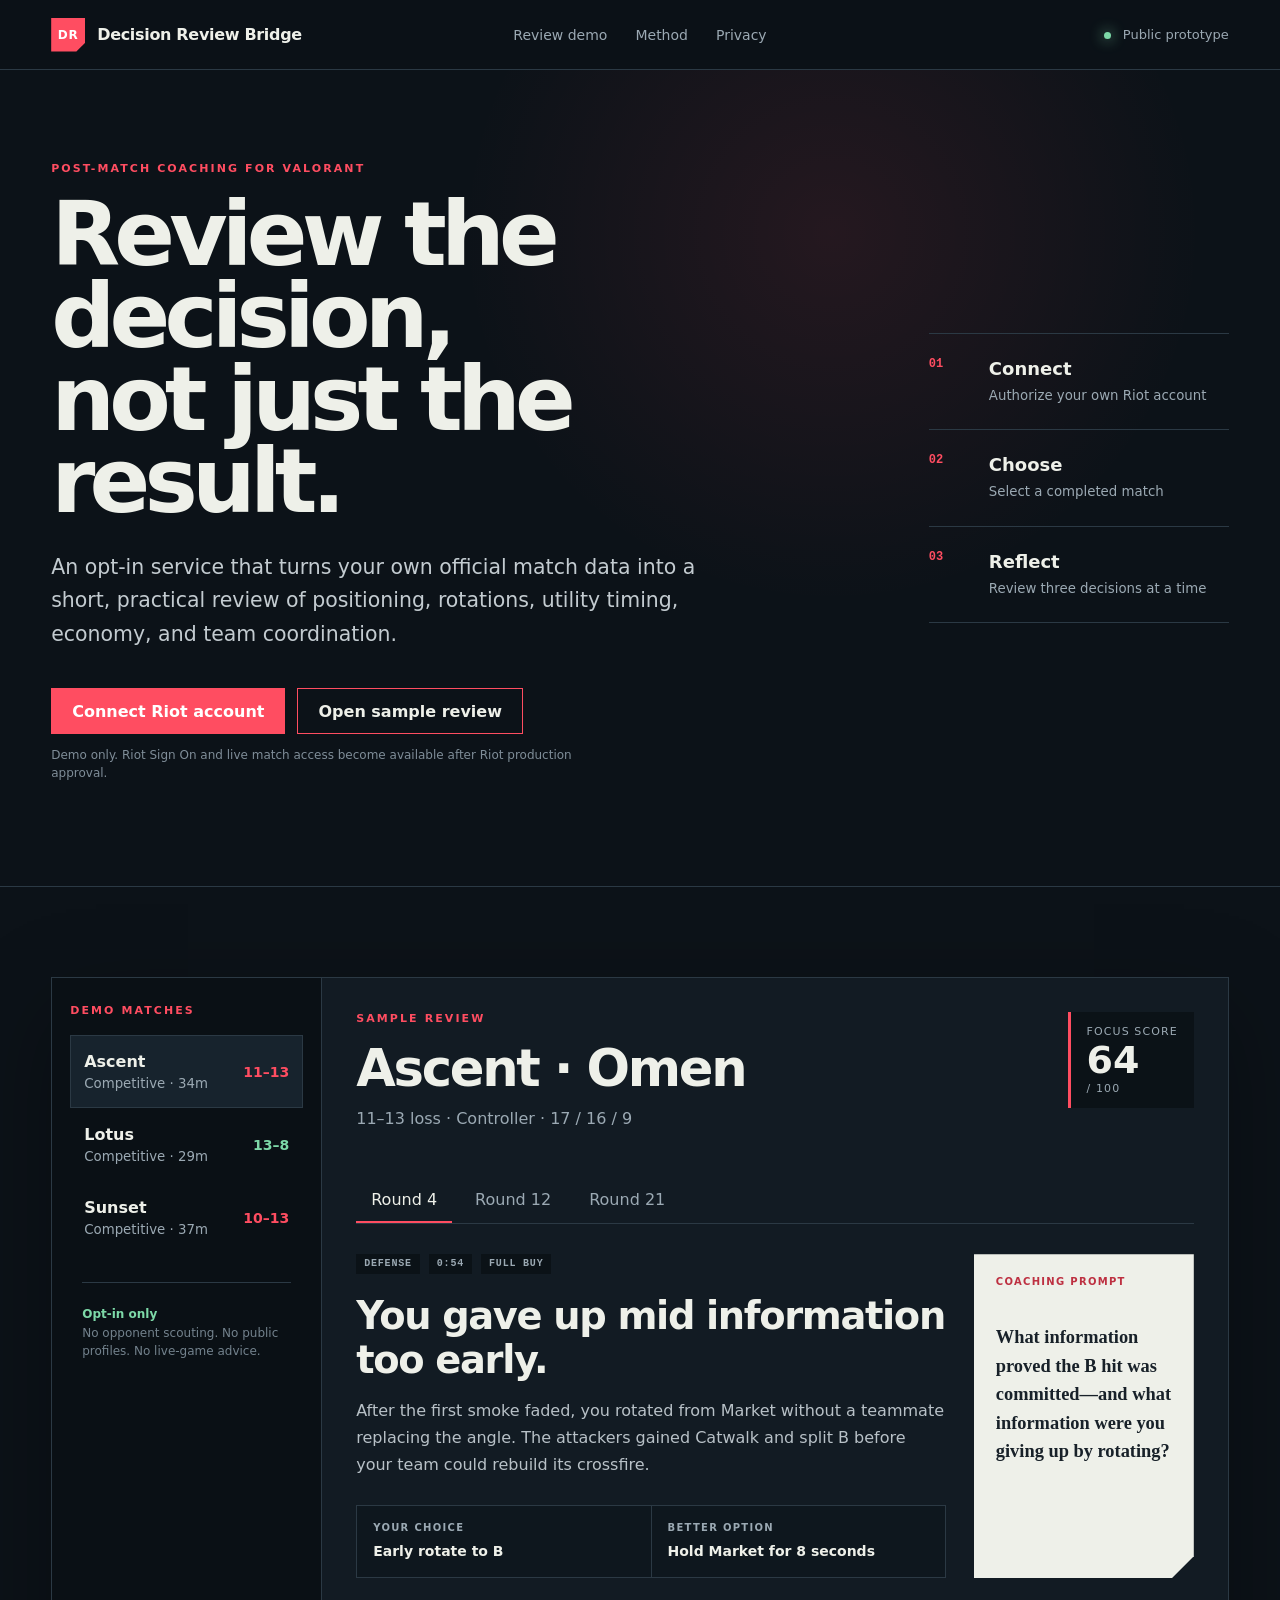
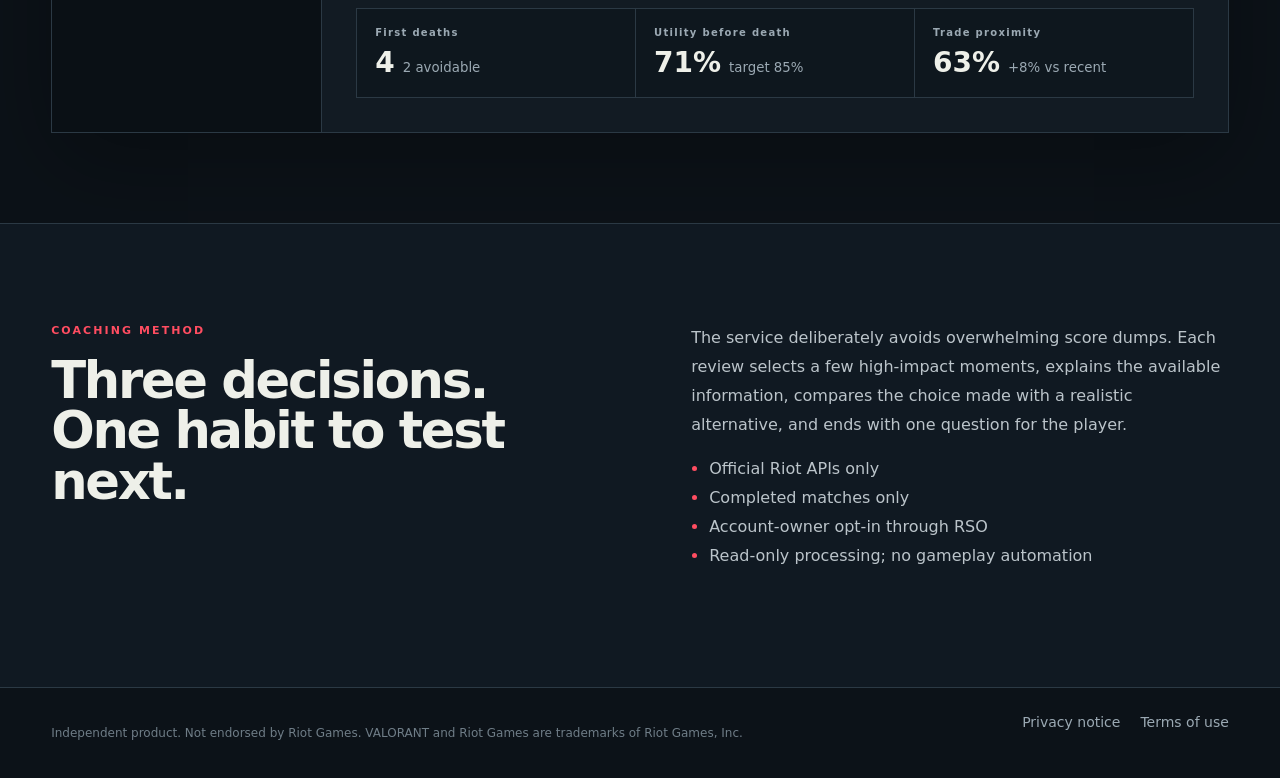
<file: index.html>
<!doctype html>
<html lang="en">
  <head>
    <meta charset="utf-8">
    <meta name="viewport" content="width=device-width, initial-scale=1">
    <meta http-equiv="Content-Security-Policy" content="default-src 'none'; script-src 'self'; style-src 'self'; img-src 'self' data:; font-src 'self'; connect-src 'none'; object-src 'none'; base-uri 'none'; form-action 'none'">
    <meta name="referrer" content="no-referrer">
    <title>Decision Review Bridge — VALORANT post-match coaching</title>
    <meta name="description" content="An opt-in, read-only VALORANT coaching service focused on post-match decisions, positioning, utility, and economy.">
    <link rel="stylesheet" href="styles.css">
    <script src="app.js" defer></script>
  </head>
  <body>
    <header class="topbar">
      <a class="brand" href="#top" aria-label="Decision Review Bridge home">
        <span class="brand-mark" aria-hidden="true">DR</span>
        <span>Decision Review Bridge</span>
      </a>
      <nav aria-label="Primary navigation">
        <a href="#review">Review demo</a>
        <a href="#method">Method</a>
        <a href="privacy.html">Privacy</a>
      </nav>
      <span class="status"><span aria-hidden="true"></span> Public prototype</span>
    </header>

    <main id="top">
      <section class="intro" aria-labelledby="intro-title">
        <div>
          <p class="eyebrow">POST-MATCH COACHING FOR VALORANT</p>
          <h1 id="intro-title">Review the decision,<br>not just the result.</h1>
          <p class="lede">An opt-in service that turns your own official match data into a short, practical review of positioning, rotations, utility timing, economy, and team coordination.</p>
          <div class="actions">
            <button class="primary" id="connect-button" type="button">Connect Riot account</button>
            <a class="secondary" href="#review">Open sample review</a>
          </div>
          <p class="fine-print">Demo only. Riot Sign On and live match access become available after Riot production approval.</p>
        </div>
        <ol class="flow" aria-label="Product flow">
          <li><span>01</span><div><strong>Connect</strong><small>Authorize your own Riot account</small></div></li>
          <li><span>02</span><div><strong>Choose</strong><small>Select a completed match</small></div></li>
          <li><span>03</span><div><strong>Reflect</strong><small>Review three decisions at a time</small></div></li>
        </ol>
      </section>

      <section class="review-shell" id="review" aria-labelledby="review-title">
        <aside class="match-list" aria-label="Sample matches">
          <div class="section-label">DEMO MATCHES</div>
          <button class="match active" type="button" data-match="ascent"><span><strong>Ascent</strong><small>Competitive · 34m</small></span><b class="loss">11–13</b></button>
          <button class="match" type="button" data-match="lotus"><span><strong>Lotus</strong><small>Competitive · 29m</small></span><b class="win">13–8</b></button>
          <button class="match" type="button" data-match="sunset"><span><strong>Sunset</strong><small>Competitive · 37m</small></span><b class="loss">10–13</b></button>
          <div class="privacy-note"><strong>Opt-in only</strong><br>No opponent scouting. No public profiles. No live-game advice.</div>
        </aside>

        <article class="review-panel">
          <header class="review-header">
            <div><p class="eyebrow">SAMPLE REVIEW</p><h2 id="review-title"><span id="map-name">Ascent</span> · Omen</h2><p id="match-summary">11–13 loss · Controller · 17 / 16 / 9</p></div>
            <div class="score-card"><span>Focus score</span><strong id="focus-score">64</strong><small>/ 100</small></div>
          </header>

          <div class="round-tabs" role="tablist" aria-label="Decision moments">
            <button class="round-tab active" role="tab" aria-selected="true" data-round="0">Round 4</button>
            <button class="round-tab" role="tab" aria-selected="false" data-round="1">Round 12</button>
            <button class="round-tab" role="tab" aria-selected="false" data-round="2">Round 21</button>
          </div>

          <div class="decision-grid">
            <section class="decision-main" aria-live="polite">
              <div class="moment-meta"><span id="round-side">DEFENSE</span><span id="round-clock">0:54</span><span id="round-economy">FULL BUY</span></div>
              <h3 id="decision-title">You gave up mid information too early.</h3>
              <p id="decision-detail">After the first smoke faded, you rotated from Market without a teammate replacing the angle. The attackers gained Catwalk and split B before your team could rebuild its crossfire.</p>
              <div class="choice-row">
                <div><span>YOUR CHOICE</span><strong id="your-choice">Early rotate to B</strong></div>
                <div><span>BETTER OPTION</span><strong id="better-choice">Hold Market for 8 seconds</strong></div>
              </div>
            </section>
            <aside class="coach-note"><span>COACHING PROMPT</span><p id="coach-prompt">What information proved the B hit was committed—and what information were you giving up by rotating?</p></aside>
          </div>

          <div class="metrics" aria-label="Sample match metrics">
            <div><span>First deaths</span><strong id="metric-one">4</strong><small>2 avoidable</small></div>
            <div><span>Utility before death</span><strong id="metric-two">71%</strong><small>target 85%</small></div>
            <div><span>Trade proximity</span><strong id="metric-three">63%</strong><small>+8% vs recent</small></div>
          </div>
        </article>
      </section>

      <section class="method" id="method" aria-labelledby="method-title">
        <div><p class="eyebrow">COACHING METHOD</p><h2 id="method-title">Three decisions.<br>One habit to test next.</h2></div>
        <div class="method-copy">
          <p>The service deliberately avoids overwhelming score dumps. Each review selects a few high-impact moments, explains the available information, compares the choice made with a realistic alternative, and ends with one question for the player.</p>
          <ul><li>Official Riot APIs only</li><li>Completed matches only</li><li>Account-owner opt-in through RSO</li><li>Read-only processing; no gameplay automation</li></ul>
        </div>
      </section>
    </main>

    <footer>
      <p>Independent product. Not endorsed by Riot Games. VALORANT and Riot Games are trademarks of Riot Games, Inc.</p>
      <div><a href="privacy.html">Privacy notice</a><a href="terms.html">Terms of use</a></div>
    </footer>

    <dialog id="rso-dialog">
      <button class="dialog-close" id="dialog-close" aria-label="Close" type="button">×</button>
      <p class="eyebrow">RSO DEMO STATE</p>
      <h2>Account connection is pending Riot approval.</h2>
      <p>In production, this button redirects to Riot Sign On. The player authorizes access on Riot's page, then returns here to choose one of their own completed matches.</p>
      <button class="primary" id="dialog-review" type="button">Continue with sample data</button>
    </dialog>
  </body>
</html>
</file>
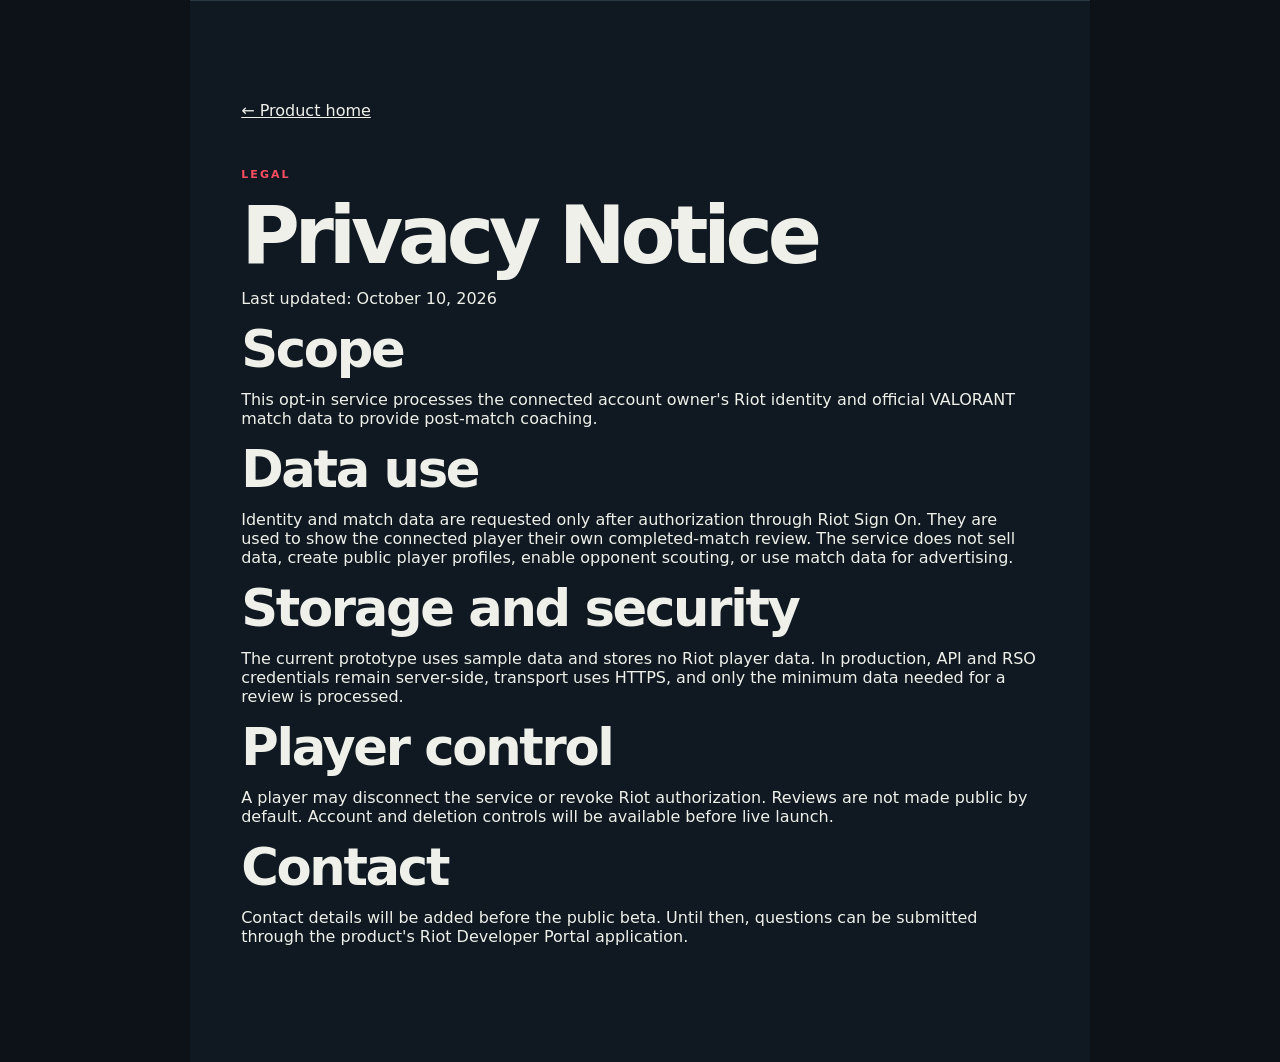
<file: privacy.html>
<!doctype html>
<html lang="en">
  <head>
    <meta charset="utf-8">
    <meta name="viewport" content="width=device-width,initial-scale=1">
    <meta http-equiv="Content-Security-Policy" content="default-src 'none'; style-src 'self'; img-src 'self' data:; font-src 'self'; connect-src 'none'; object-src 'none'; base-uri 'none'; form-action 'none'">
    <meta name="referrer" content="no-referrer">
    <title>Privacy Notice — Decision Review Bridge</title>
    <link rel="stylesheet" href="styles.css">
  </head>
  <body>
    <main class="method legal">
      <a href="index.html">← Product home</a>
      <p class="eyebrow">LEGAL</p>
      <h1>Privacy Notice</h1>
      <p>Last updated: October 10, 2026</p>
      <h2>Scope</h2>
      <p>This opt-in service processes the connected account owner's Riot identity and official VALORANT match data to provide post-match coaching.</p>
      <h2>Data use</h2>
      <p>Identity and match data are requested only after authorization through Riot Sign On. They are used to show the connected player their own completed-match review. The service does not sell data, create public player profiles, enable opponent scouting, or use match data for advertising.</p>
      <h2>Storage and security</h2>
      <p>The current prototype uses sample data and stores no Riot player data. In production, API and RSO credentials remain server-side, transport uses HTTPS, and only the minimum data needed for a review is processed.</p>
      <h2>Player control</h2>
      <p>A player may disconnect the service or revoke Riot authorization. Reviews are not made public by default. Account and deletion controls will be available before live launch.</p>
      <h2>Contact</h2>
      <p>Contact details will be added before the public beta. Until then, questions can be submitted through the product's Riot Developer Portal application.</p>
    </main>
  </body>
</html>
</file>
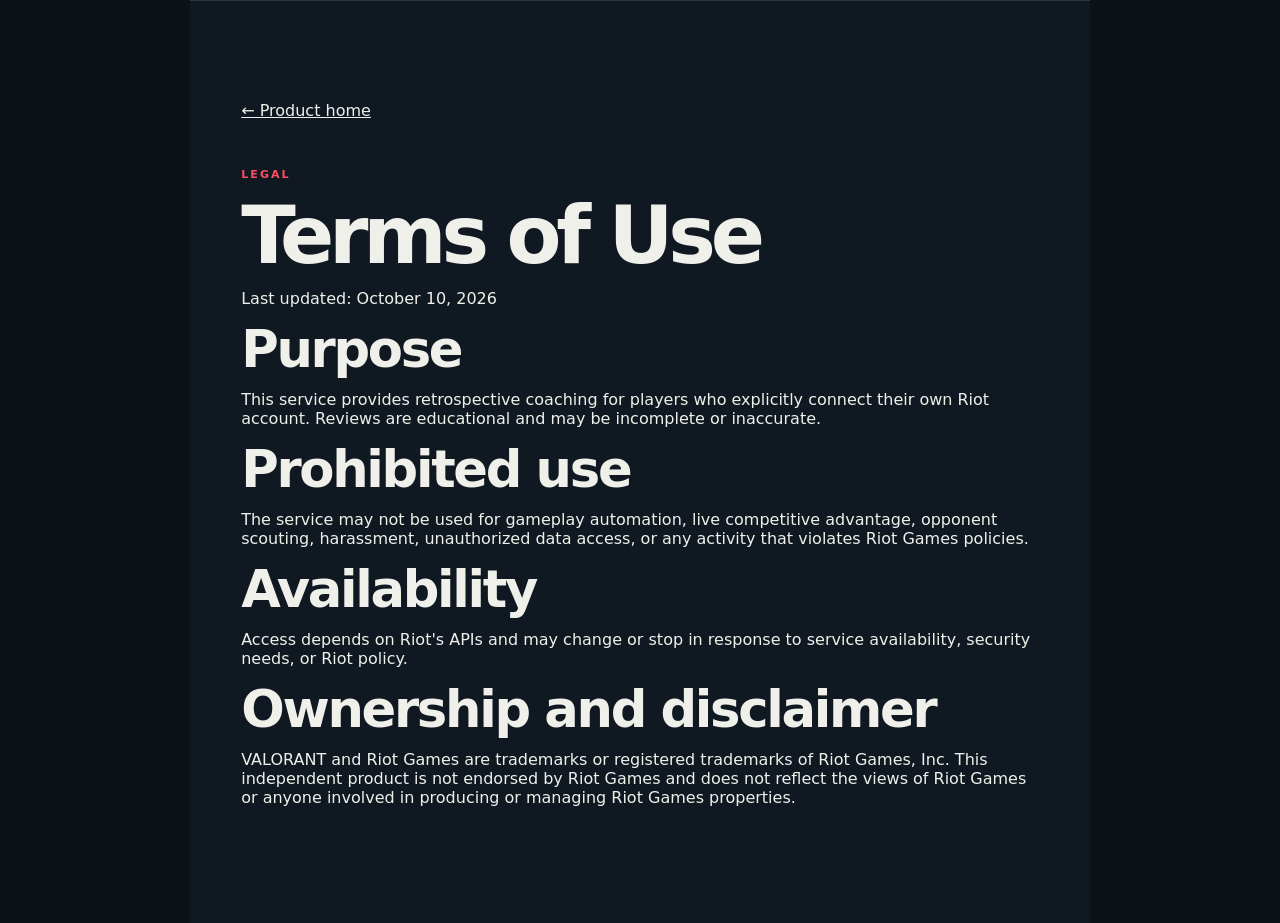
<file: terms.html>
<!doctype html>
<html lang="en">
  <head>
    <meta charset="utf-8">
    <meta name="viewport" content="width=device-width,initial-scale=1">
    <meta http-equiv="Content-Security-Policy" content="default-src 'none'; style-src 'self'; img-src 'self' data:; font-src 'self'; connect-src 'none'; object-src 'none'; base-uri 'none'; form-action 'none'">
    <meta name="referrer" content="no-referrer">
    <title>Terms of Use — Decision Review Bridge</title>
    <link rel="stylesheet" href="styles.css">
  </head>
  <body>
    <main class="method legal">
      <a href="index.html">← Product home</a>
      <p class="eyebrow">LEGAL</p>
      <h1>Terms of Use</h1>
      <p>Last updated: October 10, 2026</p>
      <h2>Purpose</h2>
      <p>This service provides retrospective coaching for players who explicitly connect their own Riot account. Reviews are educational and may be incomplete or inaccurate.</p>
      <h2>Prohibited use</h2>
      <p>The service may not be used for gameplay automation, live competitive advantage, opponent scouting, harassment, unauthorized data access, or any activity that violates Riot Games policies.</p>
      <h2>Availability</h2>
      <p>Access depends on Riot's APIs and may change or stop in response to service availability, security needs, or Riot policy.</p>
      <h2>Ownership and disclaimer</h2>
      <p>VALORANT and Riot Games are trademarks or registered trademarks of Riot Games, Inc. This independent product is not endorsed by Riot Games and does not reflect the views of Riot Games or anyone involved in producing or managing Riot Games properties.</p>
    </main>
  </body>
</html>
</file>
<file: styles.css>
:root { color-scheme: dark; --ink:#0c1218; --panel:#121b23; --panel-2:#17232d; --line:#2b3944; --paper:#eef0e9; --muted:#9ba9b3; --signal:#ff4d61; --good:#7dd9a8; font-family:Inter,ui-sans-serif,system-ui,-apple-system,BlinkMacSystemFont,"Segoe UI",sans-serif; }
* { box-sizing:border-box; }
html { scroll-behavior:smooth; }
body { margin:0; background:var(--ink); color:var(--paper); }
button,a { font:inherit; }
a,button { color:inherit; }
.topbar { position:sticky; top:0; z-index:10; min-height:70px; padding:0 4vw; display:grid; grid-template-columns:1fr auto 1fr; align-items:center; gap:24px; border-bottom:1px solid var(--line); background:rgba(12,18,24,.94); backdrop-filter:blur(16px); }
.brand { display:flex; align-items:center; gap:12px; text-decoration:none; font-weight:800; letter-spacing:-.02em; }
.brand-mark { display:grid; place-items:center; width:34px; height:34px; background:var(--signal); color:white; font-size:12px; letter-spacing:.08em; clip-path:polygon(0 0,100% 0,100% 74%,74% 100%,0 100%); }
nav { display:flex; gap:28px; }
nav a,footer a { color:var(--muted); text-decoration:none; font-size:14px; }
nav a:hover,footer a:hover { color:var(--paper); }
.status { justify-self:end; color:var(--muted); font-size:13px; }
.status span { display:inline-block; width:7px; height:7px; margin-right:8px; border-radius:50%; background:var(--good); box-shadow:0 0 14px var(--good); }
main { overflow:hidden; }
.intro { min-height:620px; padding:92px max(4vw,24px); display:grid; grid-template-columns:minmax(0,1.45fr) minmax(300px,.55fr); gap:8vw; align-items:center; border-bottom:1px solid var(--line); background:radial-gradient(circle at 65% 20%,rgba(255,77,97,.10),transparent 35%); }
.eyebrow,.section-label { margin:0 0 18px; color:var(--signal); font-size:11px; font-weight:850; letter-spacing:.19em; }
h1 { max-width:900px; margin:0; font-size:clamp(3rem,7vw,7rem); line-height:.92; letter-spacing:-.065em; }
.lede { max-width:690px; margin:28px 0 0; color:#c3cbd0; font-size:clamp(1rem,1.8vw,1.28rem); line-height:1.65; }
.actions { display:flex; gap:12px; margin-top:36px; }
.primary,.secondary { min-height:46px; padding:0 20px; display:inline-flex; align-items:center; justify-content:center; border:1px solid var(--signal); text-decoration:none; font-weight:800; cursor:pointer; }
.primary { background:var(--signal); color:white; }
.primary:hover { background:#ff6575; }
.secondary { color:var(--paper); background:transparent; }
.secondary:hover { background:rgba(255,255,255,.05); }
.fine-print { max-width:560px; color:#7f8d98; font-size:12px; line-height:1.5; }
.flow { margin:0; padding:0; list-style:none; border-top:1px solid var(--line); }
.flow li { padding:24px 0; display:grid; grid-template-columns:42px 1fr; gap:18px; border-bottom:1px solid var(--line); }
.flow li>span { color:var(--signal); font:800 12px/1 monospace; }
.flow strong,.flow small { display:block; }
.flow strong { margin-bottom:7px; font-size:18px; }
.flow small { color:var(--muted); line-height:1.45; }
.review-shell { width:min(1180px,92vw); margin:90px auto; display:grid; grid-template-columns:270px minmax(0,1fr); border:1px solid var(--line); box-shadow:0 30px 90px rgba(0,0,0,.28); }
.match-list { padding:26px 18px; background:#0a1015; border-right:1px solid var(--line); }
.match { width:100%; padding:16px 13px; display:flex; justify-content:space-between; align-items:center; gap:10px; border:1px solid transparent; background:transparent; text-align:left; cursor:pointer; }
.match:hover { background:rgba(255,255,255,.03); }
.match.active { border-color:var(--line); background:var(--panel-2); }
.match strong,.match small { display:block; }
.match small { margin-top:5px; color:var(--muted); }
.match b { font-size:14px; }
.loss { color:var(--signal); }
.win { color:var(--good); }
.privacy-note { margin:28px 12px 0; padding-top:22px; border-top:1px solid var(--line); color:#73828d; font-size:12px; line-height:1.55; }
.privacy-note strong { color:var(--good); }
.review-panel { min-width:0; padding:34px; background:var(--panel); }
.review-header { display:flex; justify-content:space-between; gap:24px; align-items:start; }
.review-header h2,.method h2 { margin:0; font-size:clamp(2rem,4vw,4.2rem); line-height:.98; letter-spacing:-.045em; }
.review-header>div>p:last-child { color:var(--muted); }
.score-card { min-width:126px; padding:13px 16px; border-left:3px solid var(--signal); background:#0b1217; }
.score-card span,.score-card small { display:block; color:var(--muted); font-size:11px; text-transform:uppercase; letter-spacing:.1em; }
.score-card strong { font-size:38px; }
.round-tabs { margin-top:34px; display:flex; gap:8px; border-bottom:1px solid var(--line); }
.round-tab { padding:12px 15px; border:0; border-bottom:2px solid transparent; background:transparent; color:var(--muted); cursor:pointer; }
.round-tab.active { color:var(--paper); border-bottom-color:var(--signal); }
.decision-grid { padding:30px 0; display:grid; grid-template-columns:minmax(0,1.5fr) minmax(220px,.5fr); gap:28px; }
.moment-meta { display:flex; flex-wrap:wrap; gap:9px; }
.moment-meta span { padding:5px 8px; background:#0b1217; color:var(--muted); font:750 10px/1 monospace; letter-spacing:.08em; }
.decision-main h3 { max-width:660px; margin:20px 0 12px; font-size:clamp(1.5rem,3vw,2.45rem); line-height:1.13; letter-spacing:-.035em; }
.decision-main>p { max-width:720px; color:#b8c1c7; line-height:1.7; }
.choice-row { margin-top:26px; display:grid; grid-template-columns:1fr 1fr; gap:1px; background:var(--line); border:1px solid var(--line); }
.choice-row div { padding:16px; background:#0e171e; }
.choice-row span,.coach-note>span,.metrics span { display:block; margin-bottom:8px; color:var(--muted); font-size:10px; font-weight:800; letter-spacing:.13em; }
.choice-row strong { font-size:14px; line-height:1.4; }
.coach-note { padding:22px; background:var(--paper); color:#182129; clip-path:polygon(0 0,100% 0,100% calc(100% - 22px),calc(100% - 22px) 100%,0 100%); }
.coach-note>span { color:#bd3041; }
.coach-note p { margin:36px 0 0; font:750 1.15rem/1.55 Georgia,serif; }
.metrics { display:grid; grid-template-columns:repeat(3,1fr); gap:1px; background:var(--line); border:1px solid var(--line); }
.metrics div { padding:18px; background:#0e171e; }
.metrics strong { font-size:28px; }
.metrics small { margin-left:8px; color:var(--muted); }
.method { padding:100px max(4vw,24px); display:grid; grid-template-columns:1fr 1fr; gap:8vw; border-top:1px solid var(--line); background:#101922; }
.method-copy { color:#bbc4ca; line-height:1.8; }
.method-copy p { margin-top:0; }
.method-copy ul { padding-left:18px; }
.method-copy li::marker { color:var(--signal); }
.legal { min-height:100vh; display:block; max-width:900px; margin:auto; }
.legal .eyebrow { margin-top:48px; }
.legal h1 { font-size:clamp(2.6rem,7vw,5rem); }
footer { padding:26px 4vw; display:flex; justify-content:space-between; gap:24px; border-top:1px solid var(--line); color:#6f7d87; font-size:12px; }
footer div { display:flex; gap:20px; }
dialog { width:min(520px,calc(100vw - 32px)); padding:34px; border:1px solid var(--line); background:var(--panel); color:var(--paper); box-shadow:0 30px 100px #000; }
dialog::backdrop { background:rgba(0,0,0,.78); backdrop-filter:blur(4px); }
dialog h2 { margin:0 0 16px; font-size:2rem; letter-spacing:-.04em; }
dialog p:not(.eyebrow) { color:#bdc6cb; line-height:1.65; }
.dialog-close { position:absolute; top:12px; right:14px; border:0; background:transparent; font-size:25px; cursor:pointer; }
@media (max-width:820px) { .topbar{grid-template-columns:1fr auto}.topbar nav{display:none}.intro{min-height:auto;padding-top:72px;grid-template-columns:1fr}.flow{margin-top:34px}.review-shell{margin:54px auto;grid-template-columns:1fr}.match-list{display:grid;grid-template-columns:repeat(3,1fr);border-right:0;border-bottom:1px solid var(--line)}.section-label,.privacy-note{grid-column:1/-1}.decision-grid,.method{grid-template-columns:1fr} }
@media (max-width:560px) { .topbar{min-height:60px}.brand>span:last-child,.status{font-size:12px}.intro{padding-inline:20px}.actions{flex-direction:column}.review-shell{width:100%;border-inline:0}.match-list{overflow-x:auto;grid-template-columns:repeat(3,minmax(170px,1fr))}.privacy-note{display:none}.review-panel{padding:24px 18px}.review-header{align-items:end}.score-card{min-width:100px}.choice-row,.metrics{grid-template-columns:1fr}.method{padding-block:72px}footer{flex-direction:column} }
</file>
